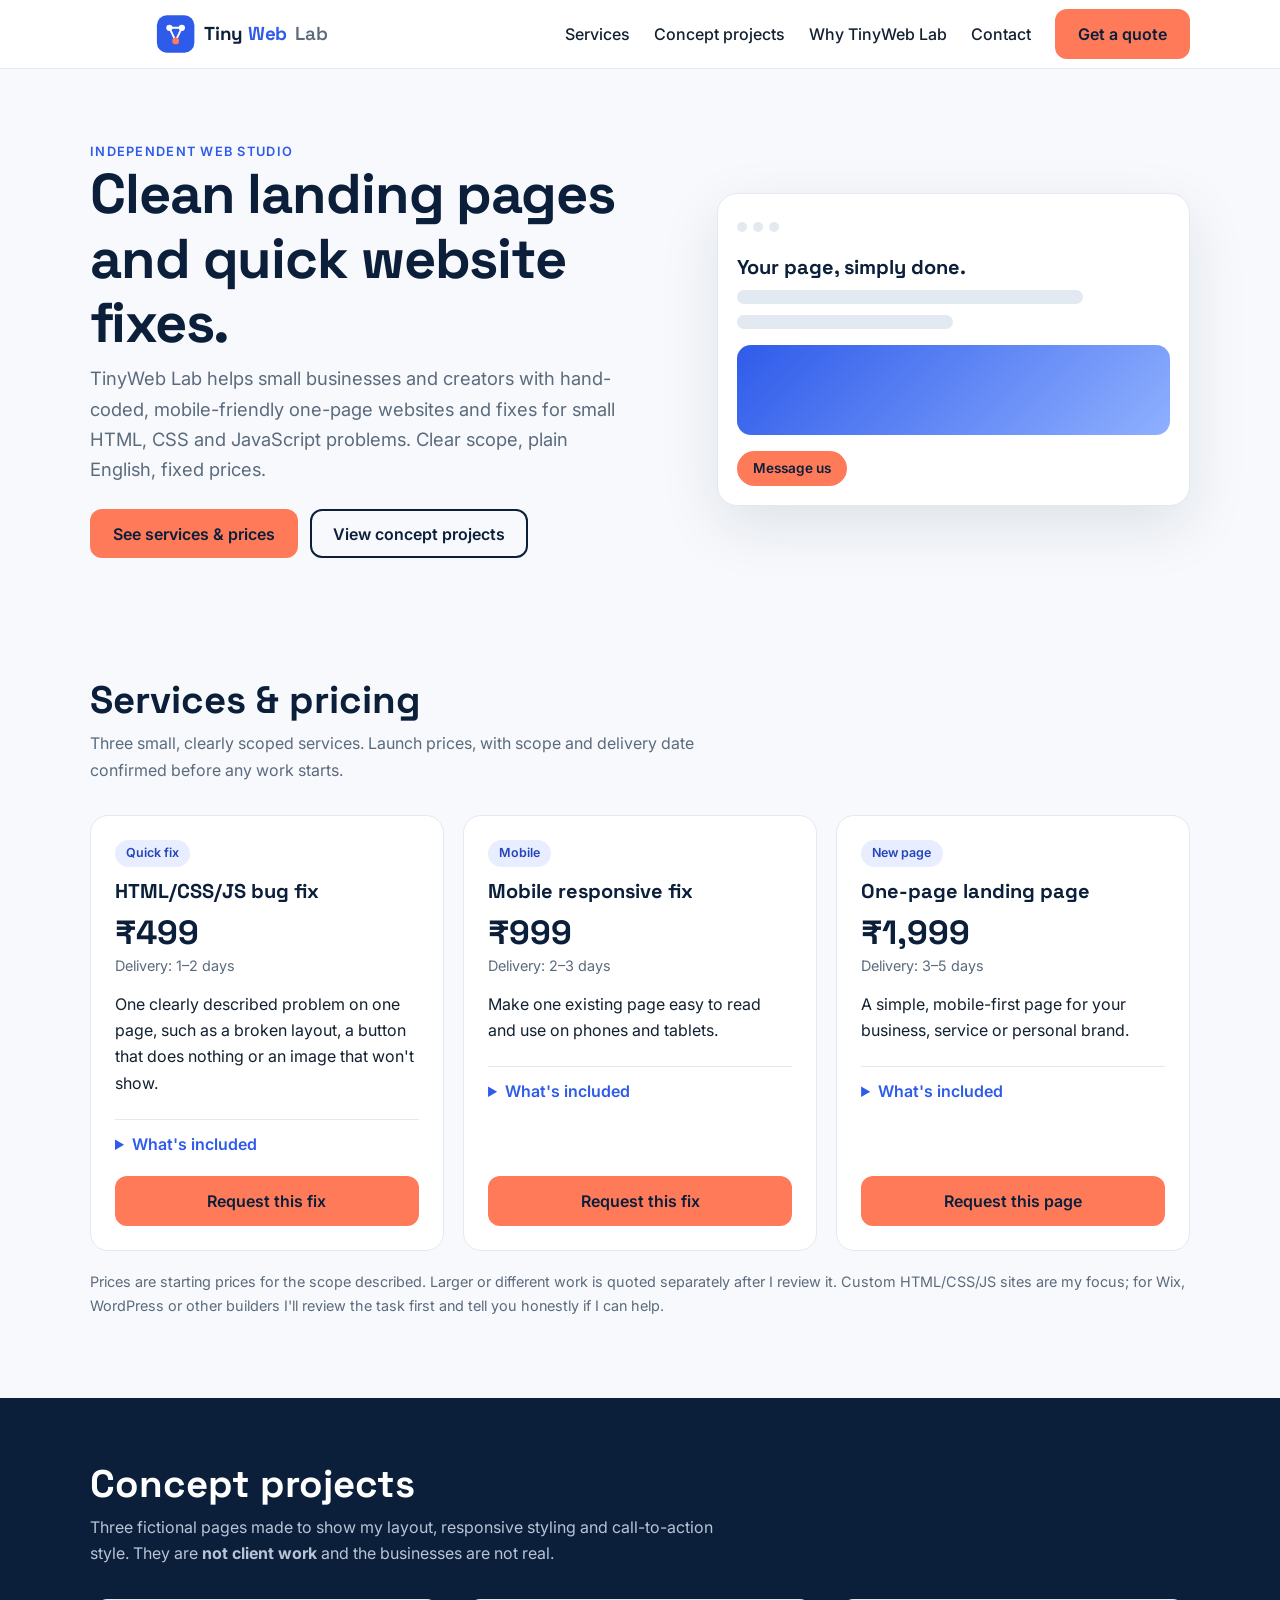
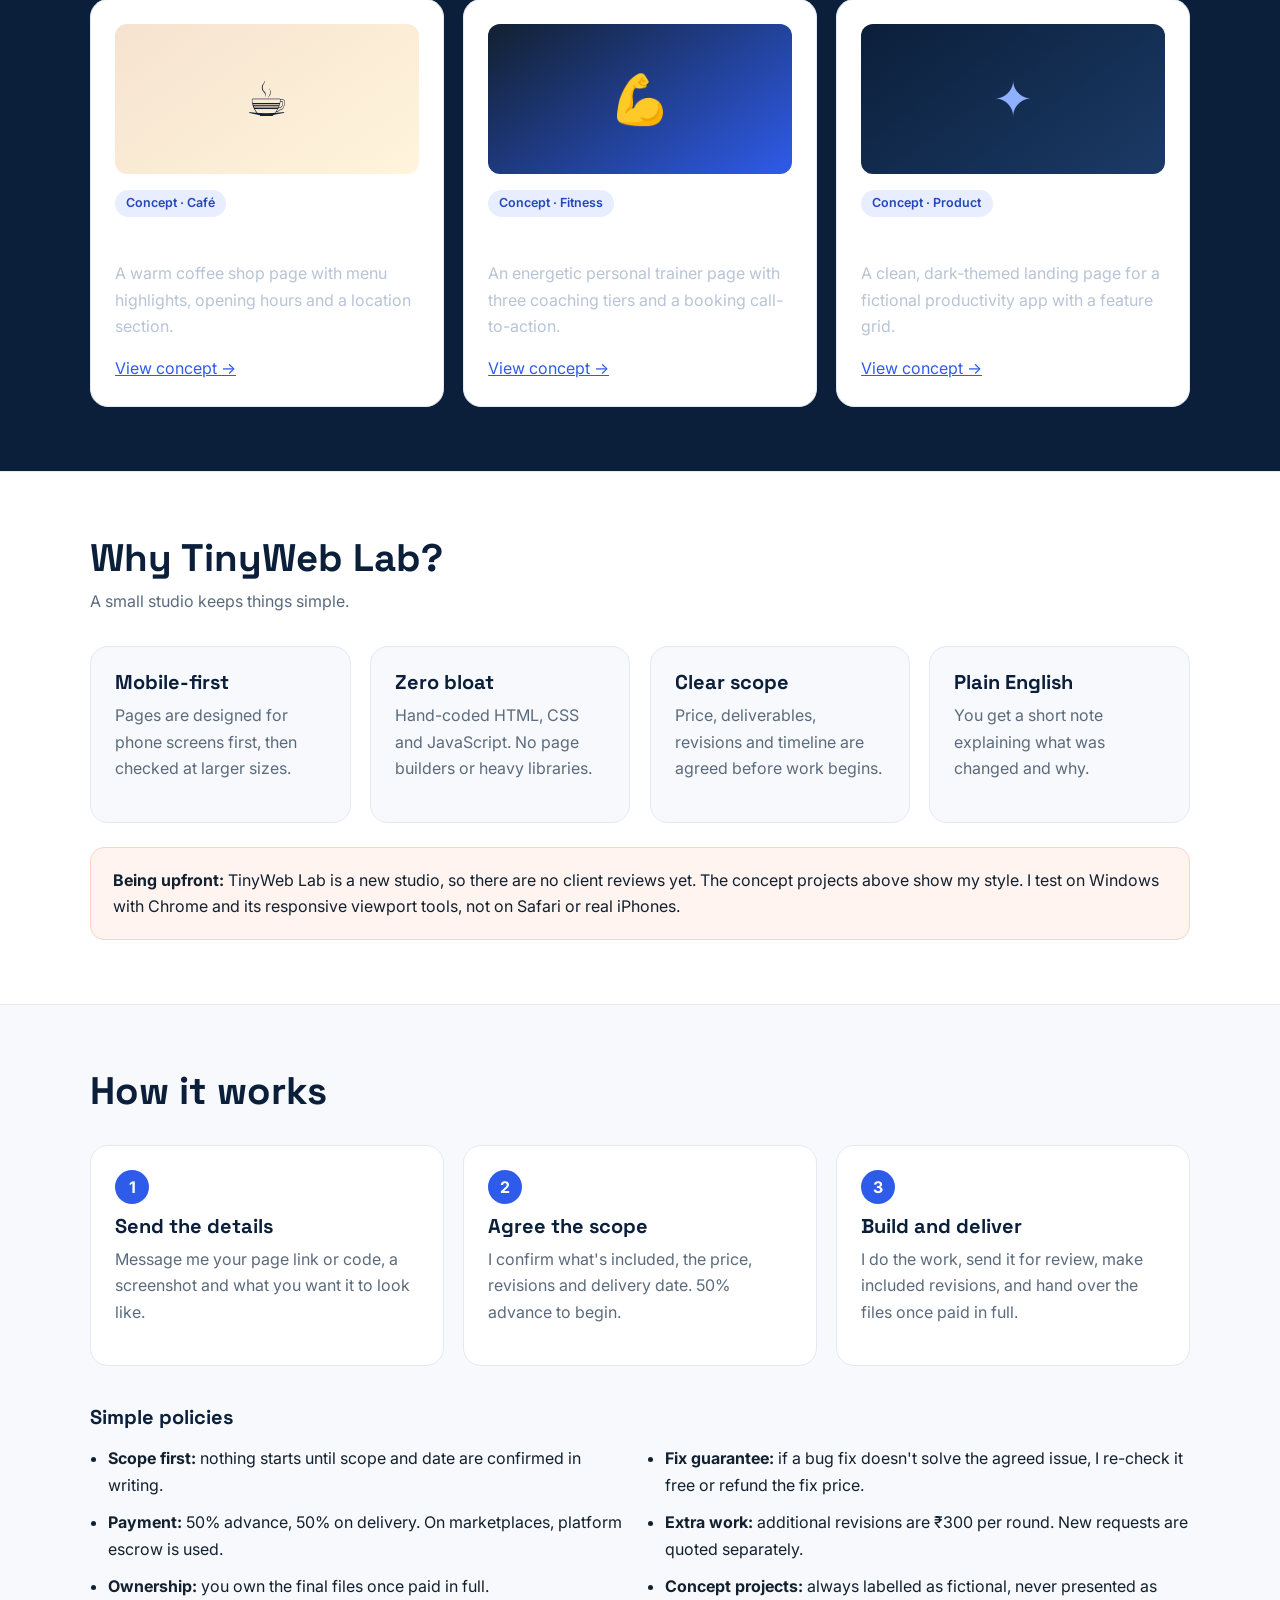
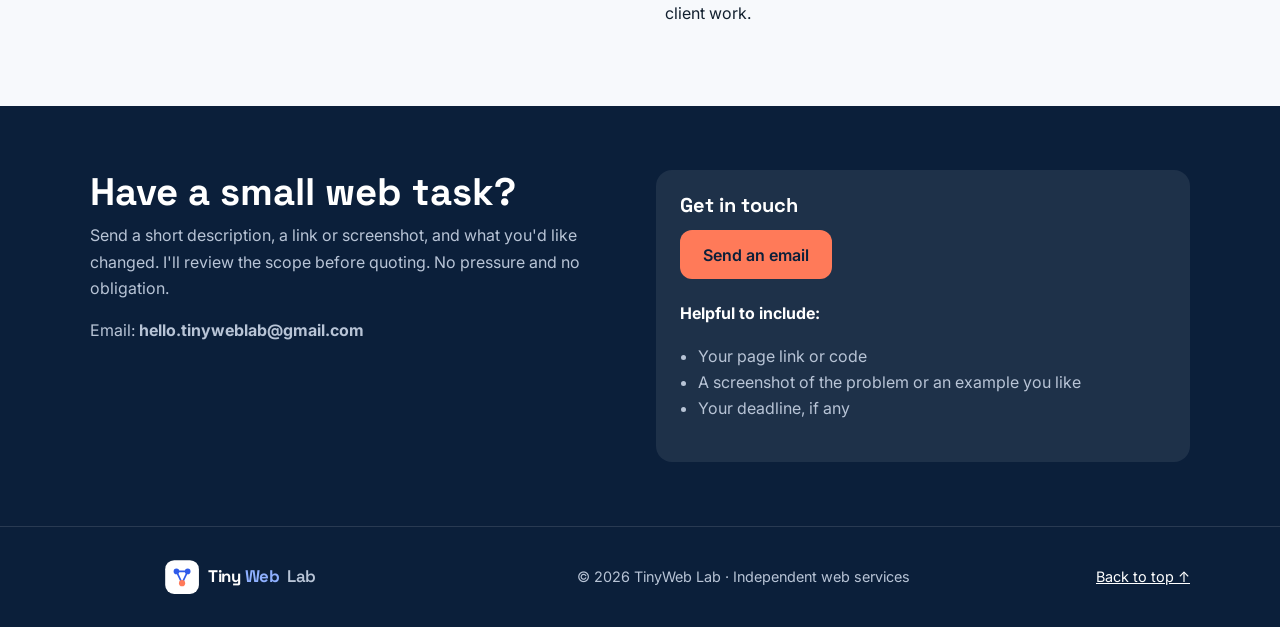
<file: index.html>
<!doctype html>
<html lang="en">
  <head>
    <meta charset="utf-8" />
    <meta name="viewport" content="width=device-width,initial-scale=1" />
    <title>TinyWeb Lab | Landing pages & quick website fixes</title>
    <meta
      name="description"
      content="TinyWeb Lab builds clean one-page websites and fixes small HTML, CSS and JavaScript problems for small businesses and creators."
    />
    <link rel="icon" href="assets/favicon.svg" type="image/svg+xml" />
    <link rel="preconnect" href="https://fonts.googleapis.com" />
    <link rel="preconnect" href="https://fonts.gstatic.com" crossorigin />
    <link
      href="https://fonts.googleapis.com/css2?family=Inter:wght@400;500;600&family=Space+Grotesk:wght@600;700&display=swap"
      rel="stylesheet"
    />
    <style>
      :root {
        --primary: #2f5bea;
        --secondary: #0b1f3a;
        --accent: #ff7a59;
        --bg: #f7f9fc;
        --surface: #fff;
        --text: #12202f;
        --muted: #5b6b7d;
        --border: #e3e9f1;
      }
      * {
        box-sizing: border-box;
      }
      html {
        scroll-behavior: smooth;
        scroll-padding-top: 76px;
      }
      body {
        margin: 0;
        font:
          400 1rem/1.65 Inter,
          system-ui,
          sans-serif;
        color: var(--text);
        background: var(--bg);
      }
      h1,
      h2,
      h3 {
        font-family: "Space Grotesk", Inter, sans-serif;
        line-height: 1.15;
        margin: 0 0 0.5rem;
        color: var(--secondary);
      }
      h1 {
        font-size: clamp(2.2rem, 5vw, 3.5rem);
        letter-spacing: -0.02em;
      }
      h2 {
        font-size: clamp(1.7rem, 3vw, 2.4rem);
      }
      h3 {
        font-size: 1.25rem;
      }
      p {
        margin: 0 0 1rem;
      }
      a {
        color: var(--primary);
      }
      .wrap {
        width: min(1100px, 92%);
        margin: auto;
      }
      .muted {
        color: var(--muted);
      }
      :focus-visible {
        outline: 3px solid var(--accent);
        outline-offset: 2px;
      }
      .btn {
        display: inline-block;
        padding: 0.8rem 1.3rem;
        border-radius: 12px;
        font-weight: 600;
        text-decoration: none;
        border: 2px solid transparent;
        cursor: pointer;
        font:
          600 1rem Inter,
          sans-serif;
      }
      .btn-p {
        background: var(--primary);
        color: #fff;
      }
      .btn-a {
        background: var(--accent);
        color: var(--secondary);
      }
      .btn-o {
        border-color: var(--secondary);
        color: var(--secondary);
        background: transparent;
      }
      .btn:hover {
        filter: brightness(0.94);
      }
      header {
        position: sticky;
        top: 0;
        z-index: 20;
        background: rgba(255, 255, 255, 0.95);
        backdrop-filter: blur(8px);
        border-bottom: 1px solid var(--border);
      }
      .nav {
        display: flex;
        align-items: center;
        justify-content: space-between;
        height: 68px;
      }
      .nav svg {
        height: 40px;
        width: auto;
        display: block;
      }
      .menu {
        display: flex;
        gap: 1.5rem;
        align-items: center;
      }
      .menu a:not(.btn) {
        color: var(--text);
        text-decoration: none;
        font-weight: 500;
      }
      .menu a:not(.btn):hover {
        color: var(--primary);
      }
      .burger {
        display: none;
        background: none;
        border: 2px solid var(--border);
        border-radius: 10px;
        padding: 0.45rem 0.7rem;
        font-size: 1.2rem;
        cursor: pointer;
        color: var(--secondary);
      }
      .hero {
        display: grid;
        grid-template-columns: 1.1fr 0.9fr;
        gap: 3rem;
        align-items: center;
        padding: 4.5rem 0 3.5rem;
      }
      .eyebrow {
        color: var(--primary);
        font-weight: 600;
        text-transform: uppercase;
        letter-spacing: 0.1em;
        font-size: 0.8rem;
      }
      .hero p.lead {
        font-size: 1.15rem;
        color: var(--muted);
        max-width: 540px;
      }
      .cta-row {
        display: flex;
        gap: 0.8rem;
        flex-wrap: wrap;
        margin-top: 1.5rem;
      }
      .mock {
        background: #fff;
        border: 1px solid var(--border);
        border-radius: 20px;
        padding: 1.2rem;
        box-shadow: 0 20px 60px rgba(11, 31, 58, 0.1);
      }
      .mock i {
        display: inline-block;
        width: 10px;
        height: 10px;
        border-radius: 50%;
        background: var(--border);
        margin-right: 6px;
      }
      .mock b {
        display: block;
        height: 14px;
        border-radius: 8px;
        background: var(--border);
        margin: 0.7rem 0;
        width: 80%;
      }
      .mock b.s {
        width: 50%;
      }
      .mock .tile {
        height: 90px;
        border-radius: 14px;
        background: linear-gradient(135deg, var(--primary), #8fb0ff);
        margin-top: 1rem;
      }
      .mock .pill {
        display: inline-block;
        margin-top: 1rem;
        background: var(--accent);
        color: var(--secondary);
        font-weight: 600;
        padding: 0.4rem 1rem;
        border-radius: 99px;
        font-size: 0.85rem;
      }
      section {
        padding: 4rem 0;
      }
      .head {
        max-width: 640px;
        margin-bottom: 2rem;
      }
      .grid {
        display: grid;
        grid-template-columns: repeat(3, 1fr);
        gap: 1.2rem;
      }
      .grid.four {
        grid-template-columns: repeat(4, 1fr);
      }
      .card {
        background: var(--surface);
        border: 1px solid var(--border);
        border-radius: 18px;
        padding: 1.5rem;
        display: flex;
        flex-direction: column;
        transition:
          transform 0.2s,
          box-shadow 0.2s;
      }
      .card:hover {
        transform: translateY(-3px);
        box-shadow: 0 14px 36px rgba(11, 31, 58, 0.09);
      }
      .tag {
        align-self: flex-start;
        background: #e8eeff;
        color: #2446b8;
        border-radius: 99px;
        padding: 0.2rem 0.7rem;
        font-size: 0.78rem;
        font-weight: 600;
        margin-bottom: 0.8rem;
      }
      .price {
        font:
          700 2.1rem "Space Grotesk",
          sans-serif;
        color: var(--secondary);
      }
      .meta {
        font-size: 0.9rem;
        color: var(--muted);
        margin-bottom: 0.8rem;
      }
      details {
        margin: 0.4rem 0 1.2rem;
        border-top: 1px solid var(--border);
        padding-top: 0.7rem;
      }
      summary {
        cursor: pointer;
        font-weight: 600;
        color: var(--primary);
      }
      details ul {
        padding-left: 1.1rem;
        margin: 0.7rem 0 0;
        font-size: 0.94rem;
      }
      details li {
        margin-bottom: 0.4rem;
      }
      .card .btn {
        margin-top: auto;
        text-align: center;
      }
      .note {
        font-size: 0.9rem;
        color: var(--muted);
        margin-top: 1.2rem;
      }
      .band {
        background: var(--secondary);
        color: #fff;
      }
      .band h2,
      .band h3 {
        color: #fff;
      }
      .band p {
        color: #b8c4d6;
      }
      .preview {
        height: 150px;
        border-radius: 12px;
        display: grid;
        place-items: center;
        font-size: 3rem;
        margin-bottom: 1rem;
      }
      .why {
        background: #fff;
        border-top: 1px solid var(--border);
        border-bottom: 1px solid var(--border);
      }
      .why .card {
        background: var(--bg);
      }
      .upfront {
        margin-top: 1.5rem;
        background: #fff4ef;
        border: 1px solid #ffd2c4;
        border-radius: 14px;
        padding: 1.2rem 1.4rem;
      }
      .upfront p {
        margin: 0;
      }
      .steps {
        counter-reset: s;
        list-style: none;
        padding: 0;
        display: grid;
        grid-template-columns: repeat(3, 1fr);
        gap: 1.2rem;
      }
      .steps li {
        counter-increment: s;
        background: var(--surface);
        border: 1px solid var(--border);
        border-radius: 18px;
        padding: 1.5rem;
      }
      .steps li:before {
        content: counter(s);
        display: grid;
        place-items: center;
        width: 34px;
        height: 34px;
        border-radius: 50%;
        background: var(--primary);
        color: #fff;
        font-weight: 700;
        margin-bottom: 0.7rem;
      }
      .pol {
        columns: 2;
        gap: 2rem;
        padding-left: 1.1rem;
      }
      .pol li {
        margin-bottom: 0.7rem;
        break-inside: avoid;
      }
      .contact {
        display: grid;
        grid-template-columns: 1fr 1fr;
        gap: 2rem;
        align-items: start;
      }
      .cbox {
        background: rgba(255, 255, 255, 0.08);
        border-radius: 16px;
        padding: 1.5rem;
      }
      .cbox ul {
        padding-left: 1.1rem;
        color: #b8c4d6;
      }
      .cbox .btn {
        margin: 0.3rem 0.5rem 0.3rem 0;
      }
      .band .btn-o {
        border-color: #fff;
        color: #fff;
      }
      footer {
        background: var(--secondary);
        color: #b8c4d6;
        padding: 2rem 0;
        font-size: 0.9rem;
        border-top: 1px solid rgba(255, 255, 255, 0.12);
      }
      .foot {
        display: flex;
        justify-content: space-between;
        align-items: center;
        gap: 1rem;
        flex-wrap: wrap;
        --lm-bg: #fff;
        --lm-line: #2f5bea;
        --lm-1: #fff;
        --lm-2: #8fb0ff;
        --lm-3: #b8c4d6;
      }
      .foot svg {
        height: 36px;
        width: auto;
      }
      .foot a {
        color: #fff;
      }
      [hidden] {
        display: none !important;
      }
      @media (max-width: 860px) {
        .grid,
        .grid.four,
        .steps {
          grid-template-columns: 1fr 1fr;
        }
        .hero,
        .contact {
          grid-template-columns: 1fr;
        }
        .pol {
          columns: 1;
        }
      }
      @media (max-width: 640px) {
        .burger {
          display: block;
        }
        .menu {
          display: none;
          position: absolute;
          top: 68px;
          left: 0;
          right: 0;
          background: #fff;
          border-bottom: 1px solid var(--border);
          flex-direction: column;
          align-items: stretch;
          padding: 1rem 4%;
          gap: 1rem;
        }
        .menu.open {
          display: flex;
        }
        .menu .btn {
          text-align: center;
        }
        .grid,
        .grid.four,
        .steps {
          grid-template-columns: 1fr;
        }
        .hero {
          padding-top: 2.5rem;
        }
      }
      @media (prefers-reduced-motion: reduce) {
        * {
          transition: none !important;
          scroll-behavior: auto !important;
        }
      }
    </style>
  </head>
  <body>
    <svg width="0" height="0" style="position: absolute" aria-hidden="true">
      <symbol id="logo" viewBox="0 0 270 64">
        <rect
          x="2"
          y="2"
          width="60"
          height="60"
          rx="16"
          style="fill: var(--lm-bg, #2f5bea)"
        />
        <g
          style="stroke: var(--lm-line, #fff)"
          stroke-width="3"
          stroke-linecap="round"
          fill="none"
        >
          <line x1="22" y1="22" x2="42" y2="22" />
          <line x1="22" y1="22" x2="32" y2="43" />
          <line x1="42" y1="22" x2="32" y2="43" />
        </g>
        <circle cx="22" cy="22" r="5" style="fill: var(--lm-line, #fff)" />
        <circle cx="42" cy="22" r="5" style="fill: var(--lm-line, #fff)" />
        <circle cx="32" cy="43" r="5.5" fill="#FF7A59" />
        <text
          x="78"
          y="41"
          font-family="'Space Grotesk',Inter,Arial,sans-serif"
          font-size="30"
          font-weight="700"
          letter-spacing="-0.5"
          style="fill: var(--lm-1, #0b1f3a)"
        >
          Tiny
          <tspan style="fill: var(--lm-2, #2f5bea)">Web</tspan>
          <tspan font-weight="600" dx="6" style="fill: var(--lm-3, #5b6b7d)">
            Lab
          </tspan>
        </text>
      </symbol>
    </svg>
    <header>
      <div class="wrap nav">
        <a href="#top" aria-label="TinyWeb Lab home"
          ><svg role="img" aria-label="TinyWeb Lab">
            <title>TinyWeb Lab</title>
            <use href="#logo" /></svg
        ></a>
        <button
          class="burger"
          id="burger"
          aria-label="Toggle menu"
          aria-expanded="false"
          aria-controls="menu"
        >
          &#9776;
        </button>
        <nav class="menu" id="menu" aria-label="Main">
          <a href="#services">Services</a><a href="#work">Concept projects</a
          ><a href="#why">Why TinyWeb Lab</a><a href="#contact">Contact</a>
          <a class="btn btn-a" href="#contact" data-service="General enquiry"
            >Get a quote</a
          >
        </nav>
      </div>
    </header>
    <main id="top">
      <div class="wrap hero">
        <div>
          <div class="eyebrow">Independent web studio</div>
          <h1>Clean landing pages and quick website fixes.</h1>
          <p class="lead">
            TinyWeb Lab helps small businesses and creators with hand-coded,
            mobile-friendly one-page websites and fixes for small HTML, CSS and
            JavaScript problems. Clear scope, plain English, fixed prices.
          </p>
          <div class="cta-row">
            <a class="btn btn-a" href="#services">See services &amp; prices</a
            ><a class="btn btn-o" href="#work">View concept projects</a>
          </div>
        </div>
        <div class="mock" aria-hidden="true">
          <i></i><i></i><i></i>
          <h3 style="margin-top: 1rem">Your page, simply done.</h3>
          <b></b><b class="s"></b>
          <div class="tile"></div>
          <span class="pill">Message us</span>
        </div>
      </div>

      <section id="services">
        <div class="wrap">
          <div class="head">
            <h2>Services &amp; pricing</h2>
            <p class="muted">
              Three small, clearly scoped services. Launch prices, with scope
              and delivery date confirmed before any work starts.
            </p>
          </div>
          <div class="grid">
            <article class="card">
              <span class="tag">Quick fix</span>
              <h3>HTML/CSS/JS bug fix</h3>
              <div class="price">₹499</div>
              <p class="meta">Delivery: 1&ndash;2 days</p>
              <p>
                One clearly described problem on one page, such as a broken
                layout, a button that does nothing or an image that won't show.
              </p>
              <details>
                <summary>What's included</summary>
                <ul>
                  <li>Fix for up to 2 related issues on one page</li>
                  <li>
                    Checked in Chrome on desktop and at phone and tablet
                    viewport sizes
                  </li>
                  <li>Short plain-English note on what was wrong</li>
                  <li>7 days of free re-check if the same issue returns</li>
                </ul>
              </details>
              <a
                class="btn btn-a"
                href="#contact"
                data-service="Quick HTML/CSS/JS bug fix (₹499)"
                >Request this fix</a
              >
            </article>
            <article class="card">
              <span class="tag">Mobile</span>
              <h3>Mobile responsive fix</h3>
              <div class="price">₹999</div>
              <p class="meta">Delivery: 2&ndash;3 days</p>
              <p>
                Make one existing page easy to read and use on phones and
                tablets.
              </p>
              <details>
                <summary>What's included</summary>
                <ul>
                  <li>One existing HTML/CSS page</li>
                  <li>
                    Fixes for text size, spacing, images, menus and sideways
                    scrolling
                  </li>
                  <li>
                    Checked in Chrome at common phone, tablet and desktop
                    viewport sizes
                  </li>
                  <li>1 revision round</li>
                </ul>
              </details>
              <a
                class="btn btn-a"
                href="#contact"
                data-service="Mobile responsive fix (₹999)"
                >Request this fix</a
              >
            </article>
            <article class="card">
              <span class="tag">New page</span>
              <h3>One-page landing page</h3>
              <div class="price">₹1,999</div>
              <p class="meta">Delivery: 3&ndash;5 days</p>
              <p>
                A simple, mobile-first page for your business, service or
                personal brand.
              </p>
              <details>
                <summary>What's included</summary>
                <ul>
                  <li>Custom design in your colours and logo</li>
                  <li>
                    Up to 5 sections (for example hero, services, about, FAQ,
                    contact)
                  </li>
                  <li>WhatsApp enquiry button and click-to-email button</li>
                  <li>
                    Basic SEO: page title, description and heading structure
                  </li>
                  <li>Free hosting setup help (GitHub Pages or Netlify)</li>
                  <li>2 revision rounds</li>
                </ul>
                <p class="note">
                  A contact form is not included. It needs a form service or
                  backend, which can be agreed separately.
                </p>
              </details>
              <a
                class="btn btn-a"
                href="#contact"
                data-service="One-page landing page (₹1,999)"
                >Request this page</a
              >
            </article>
          </div>
          <p class="note">
            Prices are starting prices for the scope described. Larger or
            different work is quoted separately after I review it. Custom
            HTML/CSS/JS sites are my focus; for Wix, WordPress or other builders
            I'll review the task first and tell you honestly if I can help.
          </p>
        </div>
      </section>

      <section id="work" class="band">
        <div class="wrap">
          <div class="head">
            <h2>Concept projects</h2>
            <p>
              Three fictional pages made to show my layout, responsive styling
              and call-to-action style. They are
              <strong>not client work</strong> and the businesses are not real.
            </p>
          </div>
          <div class="grid">
            <article class="card" style="color: var(--text)">
              <div
                class="preview"
                style="background: linear-gradient(145deg, #f6e3cf, #fff4dc)"
              >
                &#9749;
              </div>
              <span class="tag">Concept &middot; Caf&eacute;</span>
              <h3>Daily Ritual Caf&eacute;</h3>
              <p class="muted">
                A warm coffee shop page with menu highlights, opening hours and
                a location section.
              </p>
              <a href="samples/cafe/index.html">View concept &rarr;</a>
            </article>
            <article class="card" style="color: var(--text)">
              <div
                class="preview"
                style="
                  background: linear-gradient(145deg, #12202f, #2f5bea);
                  color: #fff;
                "
              >
                &#128170;
              </div>
              <span class="tag">Concept &middot; Fitness</span>
              <h3>StrongRoots Coaching</h3>
              <p class="muted">
                An energetic personal trainer page with three coaching tiers and
                a booking call-to-action.
              </p>
              <a href="samples/fitness/index.html">View concept &rarr;</a>
            </article>
            <article class="card" style="color: var(--text)">
              <div
                class="preview"
                style="
                  background: linear-gradient(145deg, #0b1f3a, #1b3a66);
                  color: #8fb0ff;
                "
              >
                &#10022;
              </div>
              <span class="tag">Concept &middot; Product</span>
              <h3>FocusFlow</h3>
              <p class="muted">
                A clean, dark-themed landing page for a fictional productivity
                app with a feature grid.
              </p>
              <a href="samples/saas/index.html">View concept &rarr;</a>
            </article>
          </div>
        </div>
      </section>

      <section id="why" class="why">
        <div class="wrap">
          <div class="head">
            <h2>Why TinyWeb Lab?</h2>
            <p class="muted">A small studio keeps things simple.</p>
          </div>
          <div class="grid four">
            <div class="card">
              <h3>Mobile-first</h3>
              <p class="muted">
                Pages are designed for phone screens first, then checked at
                larger sizes.
              </p>
            </div>
            <div class="card">
              <h3>Zero bloat</h3>
              <p class="muted">
                Hand-coded HTML, CSS and JavaScript. No page builders or heavy
                libraries.
              </p>
            </div>
            <div class="card">
              <h3>Clear scope</h3>
              <p class="muted">
                Price, deliverables, revisions and timeline are agreed before
                work begins.
              </p>
            </div>
            <div class="card">
              <h3>Plain English</h3>
              <p class="muted">
                You get a short note explaining what was changed and why.
              </p>
            </div>
          </div>
          <div class="upfront">
            <p>
              <strong>Being upfront:</strong> TinyWeb Lab is a new studio, so
              there are no client reviews yet. The concept projects above show
              my style. I test on Windows with Chrome and its responsive
              viewport tools, not on Safari or real iPhones.
            </p>
          </div>
        </div>
      </section>

      <section>
        <div class="wrap">
          <div class="head"><h2>How it works</h2></div>
          <ol class="steps">
            <li>
              <h3>Send the details</h3>
              <p class="muted">
                Message me your page link or code, a screenshot and what you
                want it to look like.
              </p>
            </li>
            <li>
              <h3>Agree the scope</h3>
              <p class="muted">
                I confirm what's included, the price, revisions and delivery
                date. 50% advance to begin.
              </p>
            </li>
            <li>
              <h3>Build and deliver</h3>
              <p class="muted">
                I do the work, send it for review, make included revisions, and
                hand over the files once paid in full.
              </p>
            </li>
          </ol>
          <h3 style="margin-top: 2.5rem">Simple policies</h3>
          <ul class="pol">
            <li>
              <strong>Scope first:</strong> nothing starts until scope and date
              are confirmed in writing.
            </li>
            <li>
              <strong>Payment:</strong> 50% advance, 50% on delivery. On
              marketplaces, platform escrow is used.
            </li>
            <li>
              <strong>Ownership:</strong> you own the final files once paid in
              full.
            </li>
            <li>
              <strong>Fix guarantee:</strong> if a bug fix doesn't solve the
              agreed issue, I re-check it free or refund the fix price.
            </li>
            <li>
              <strong>Extra work:</strong> additional revisions are ₹300 per
              round. New requests are quoted separately.
            </li>
            <li>
              <strong>Concept projects:</strong> always labelled as fictional,
              never presented as client work.
            </li>
          </ul>
        </div>
      </section>

      <section id="contact" class="band">
        <div class="wrap contact">
          <div>
            <h2>Have a small web task?</h2>
            <p>
              Send a short description, a link or screenshot, and what you'd
              like changed. I'll review the scope before quoting. No pressure
              and no obligation.
            </p>
            <p>Email: <strong class="email-text"></strong></p>
          </div>
          <div class="cbox">
            <h3>Get in touch</h3>
            <a class="btn btn-a" href="#contact" data-service="General enquiry"
              >Send an email</a
            ><a
              class="btn btn-o"
              href="#contact"
              data-service="General enquiry"
              data-wa
              hidden
              >WhatsApp me</a
            >
            <p style="margin: 1rem 0 0.3rem">
              <strong style="color: #fff">Helpful to include:</strong>
            </p>
            <ul>
              <li>Your page link or code</li>
              <li>A screenshot of the problem or an example you like</li>
              <li>Your deadline, if any</li>
            </ul>
          </div>
        </div>
      </section>
    </main>
    <footer>
      <div class="wrap foot">
        <svg role="img" aria-label="TinyWeb Lab">
          <title>TinyWeb Lab</title>
          <use href="#logo" />
        </svg>
        <span
          >&copy; <span id="yr">2026</span> TinyWeb Lab &middot; Independent web
          services</span
        >
        <a href="#top">Back to top &uarr;</a>
      </div>
    </footer>
    <script>
      /* EDIT THESE TWO LINES: your business email, and WhatsApp number with country code and no + or spaces (e.g. "91XXXXXXXXXX"). Leave whatsapp "" to hide WhatsApp buttons. */
      var CONFIG = { email: "hello.tinyweblab@gmail.com", whatsapp: "" };
      (function () {
        var body =
          "Hi TinyWeb Lab,\n\nI'd like help with: \nMy page link: \nWhat I need: \nDeadline (if any): \n";
        document.querySelectorAll("[data-service]").forEach(function (a) {
          var s = a.getAttribute("data-service");
          a.href = a.hasAttribute("data-wa")
            ? "https://wa.me/" +
              CONFIG.whatsapp +
              "?text=" +
              encodeURIComponent("Hi TinyWeb Lab, I'd like to ask about: " + s)
            : "mailto:" +
              CONFIG.email +
              "?subject=" +
              encodeURIComponent("Enquiry: " + s) +
              "&body=" +
              encodeURIComponent(body);
          if (a.hasAttribute("data-wa")) {
            a.hidden = !CONFIG.whatsapp;
            a.target = "_blank";
            a.rel = "noopener";
          }
        });
        document.querySelectorAll(".email-text").forEach(function (e) {
          e.textContent = CONFIG.email;
        });
        document.getElementById("yr").textContent = new Date().getFullYear();
        var b = document.getElementById("burger"),
          m = document.getElementById("menu");
        function t(o) {
          m.classList.toggle("open", o);
          b.setAttribute("aria-expanded", o);
        }
        b.addEventListener("click", function () {
          t(!m.classList.contains("open"));
        });
        m.querySelectorAll("a").forEach(function (a) {
          a.addEventListener("click", function () {
            t(false);
          });
        });
      })();
    </script>
  </body>
</html>
</file>
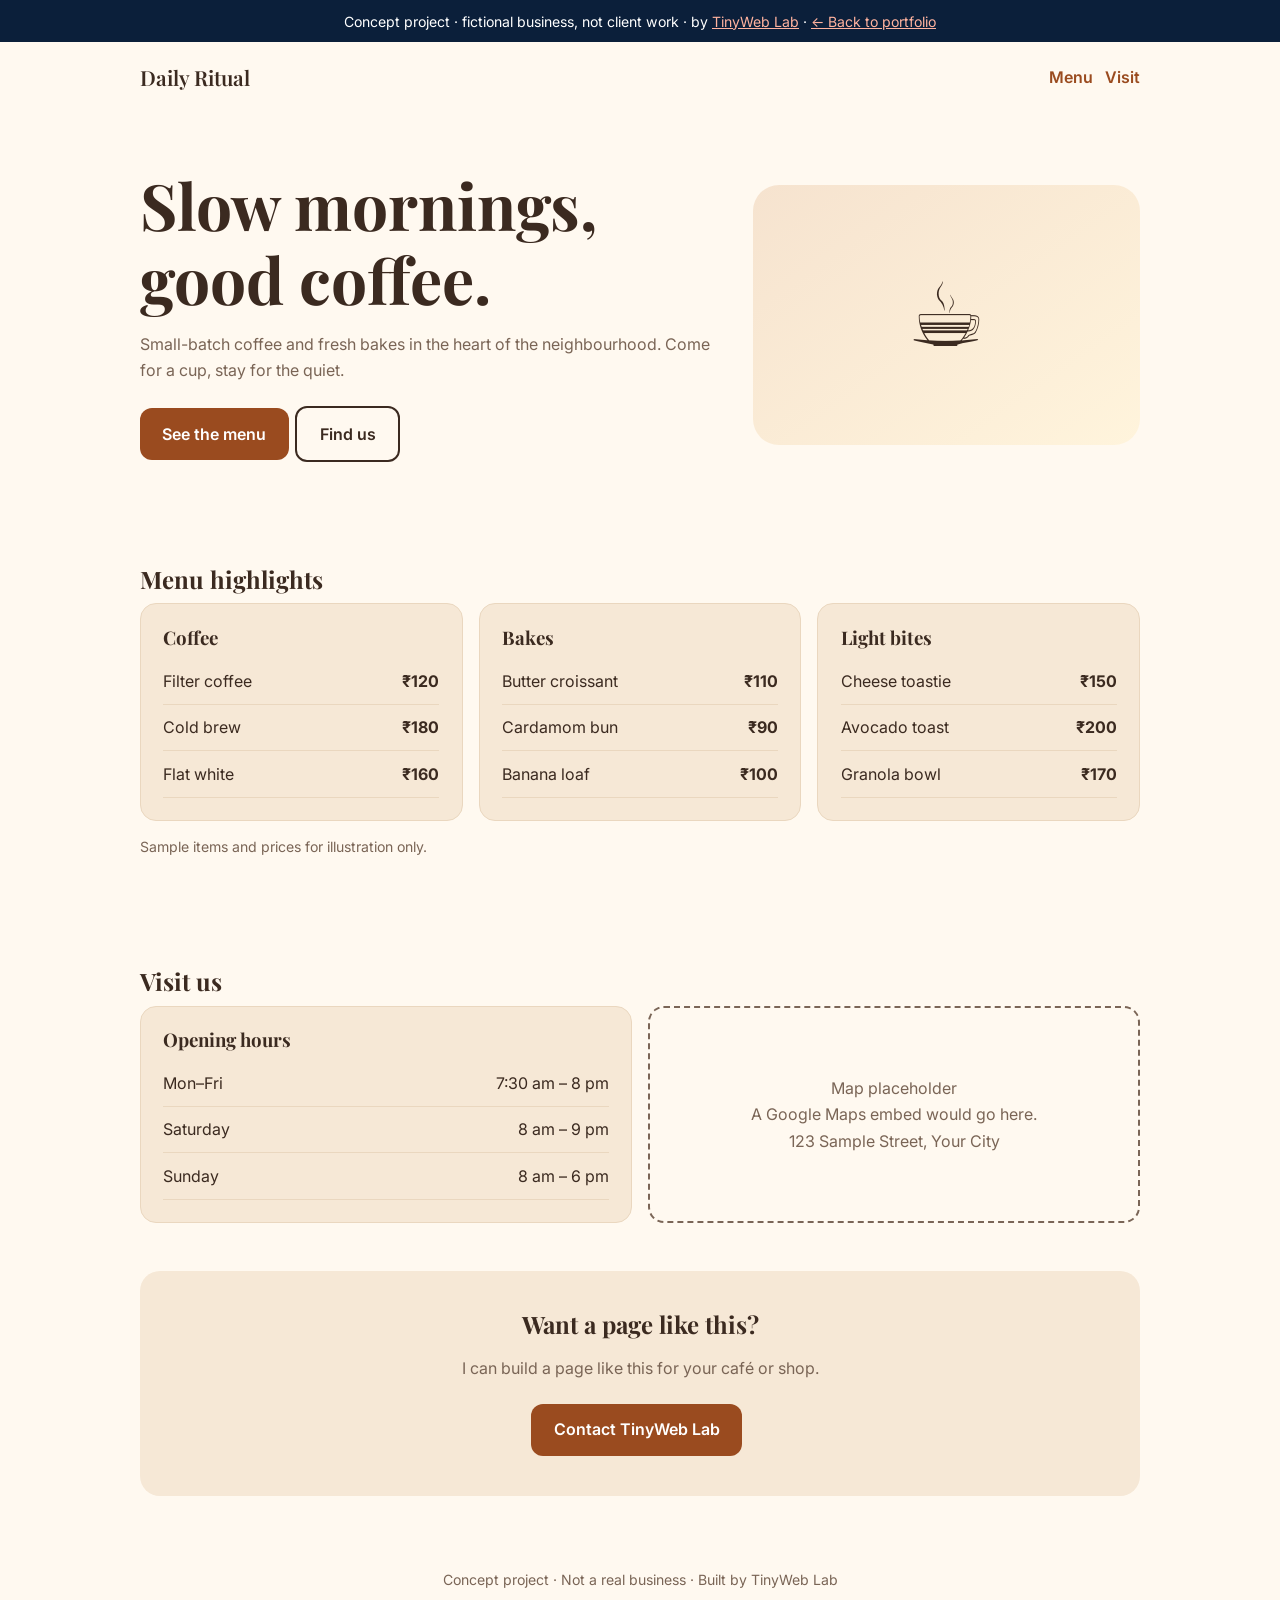
<file: samples/cafe/index.html>
<!doctype html><html lang="en"><head><meta charset="utf-8"><meta name="viewport" content="width=device-width,initial-scale=1"><title>Daily Ritual Café | Concept project by TinyWeb Lab</title><meta name="robots" content="noindex"><link rel="icon" href="../../assets/favicon.svg" type="image/svg+xml"><link href="https://fonts.googleapis.com/css2?family=Inter:wght@400;600&family=Playfair+Display:wght@700&display=swap" rel="stylesheet"><link rel="stylesheet" href="../../assets/demo.css"><style>:root{--bg:#FFF9F0;--fg:#3B2A20;--ac:#9A4B1F;--sf:#F6E8D6;--bd:#EAD7BF;--mu:#7A6556;--hf:'Playfair Display',Georgia,serif}.art{background:linear-gradient(145deg,#F6E3CF,#FFF4DC)}</style></head><body>
<div class="banner">Concept project &middot; fictional business, not client work &middot; by <a href="../../index.html">TinyWeb Lab</a> &middot; <a href="../../index.html#work">&larr; Back to portfolio</a></div>
<div class="w"><nav><span style="font-family:var(--hf);font-size:1.3rem">Daily Ritual</span><span><a href="#menu">Menu</a> &nbsp; <a href="#visit">Visit</a></span></nav>
<div class="hero"><div><h1>Slow mornings, good coffee.</h1><p class="mu">Small-batch coffee and fresh bakes in the heart of the neighbourhood. Come for a cup, stay for the quiet.</p><a class="btn" href="#menu">See the menu</a><a class="btn o" href="#visit">Find us</a></div><div class="art" role="img" aria-label="Coffee cup">&#9749;</div></div>
<section id="menu"><h2>Menu highlights</h2><div class="g"><div class="c"><h3>Coffee</h3><ul class="l"><li>Filter coffee<b>₹120</b></li><li>Cold brew<b>₹180</b></li><li>Flat white<b>₹160</b></li></ul></div><div class="c"><h3>Bakes</h3><ul class="l"><li>Butter croissant<b>₹110</b></li><li>Cardamom bun<b>₹90</b></li><li>Banana loaf<b>₹100</b></li></ul></div><div class="c"><h3>Light bites</h3><ul class="l"><li>Cheese toastie<b>₹150</b></li><li>Avocado toast<b>₹200</b></li><li>Granola bowl<b>₹170</b></li></ul></div></div><p class="mu" style="font-size:.88rem">Sample items and prices for illustration only.</p></section>
<section id="visit"><h2>Visit us</h2><div class="g" style="grid-template-columns:1fr 1fr"><div class="c"><h3>Opening hours</h3><ul class="l"><li>Mon&ndash;Fri<span>7:30 am &ndash; 8 pm</span></li><li>Saturday<span>8 am &ndash; 9 pm</span></li><li>Sunday<span>8 am &ndash; 6 pm</span></li></ul></div><div class="map">Map placeholder<br>A Google Maps embed would go here.<br>123 Sample Street, Your City</div></div></section>
<div class="end"><h2>Want a page like this?</h2><p class="mu">I can build a page like this for your caf&eacute; or shop.</p><a class="btn" href="../../index.html#contact">Contact TinyWeb Lab</a></div></div>
<footer>Concept project &middot; Not a real business &middot; Built by TinyWeb Lab</footer></body></html>
</file>
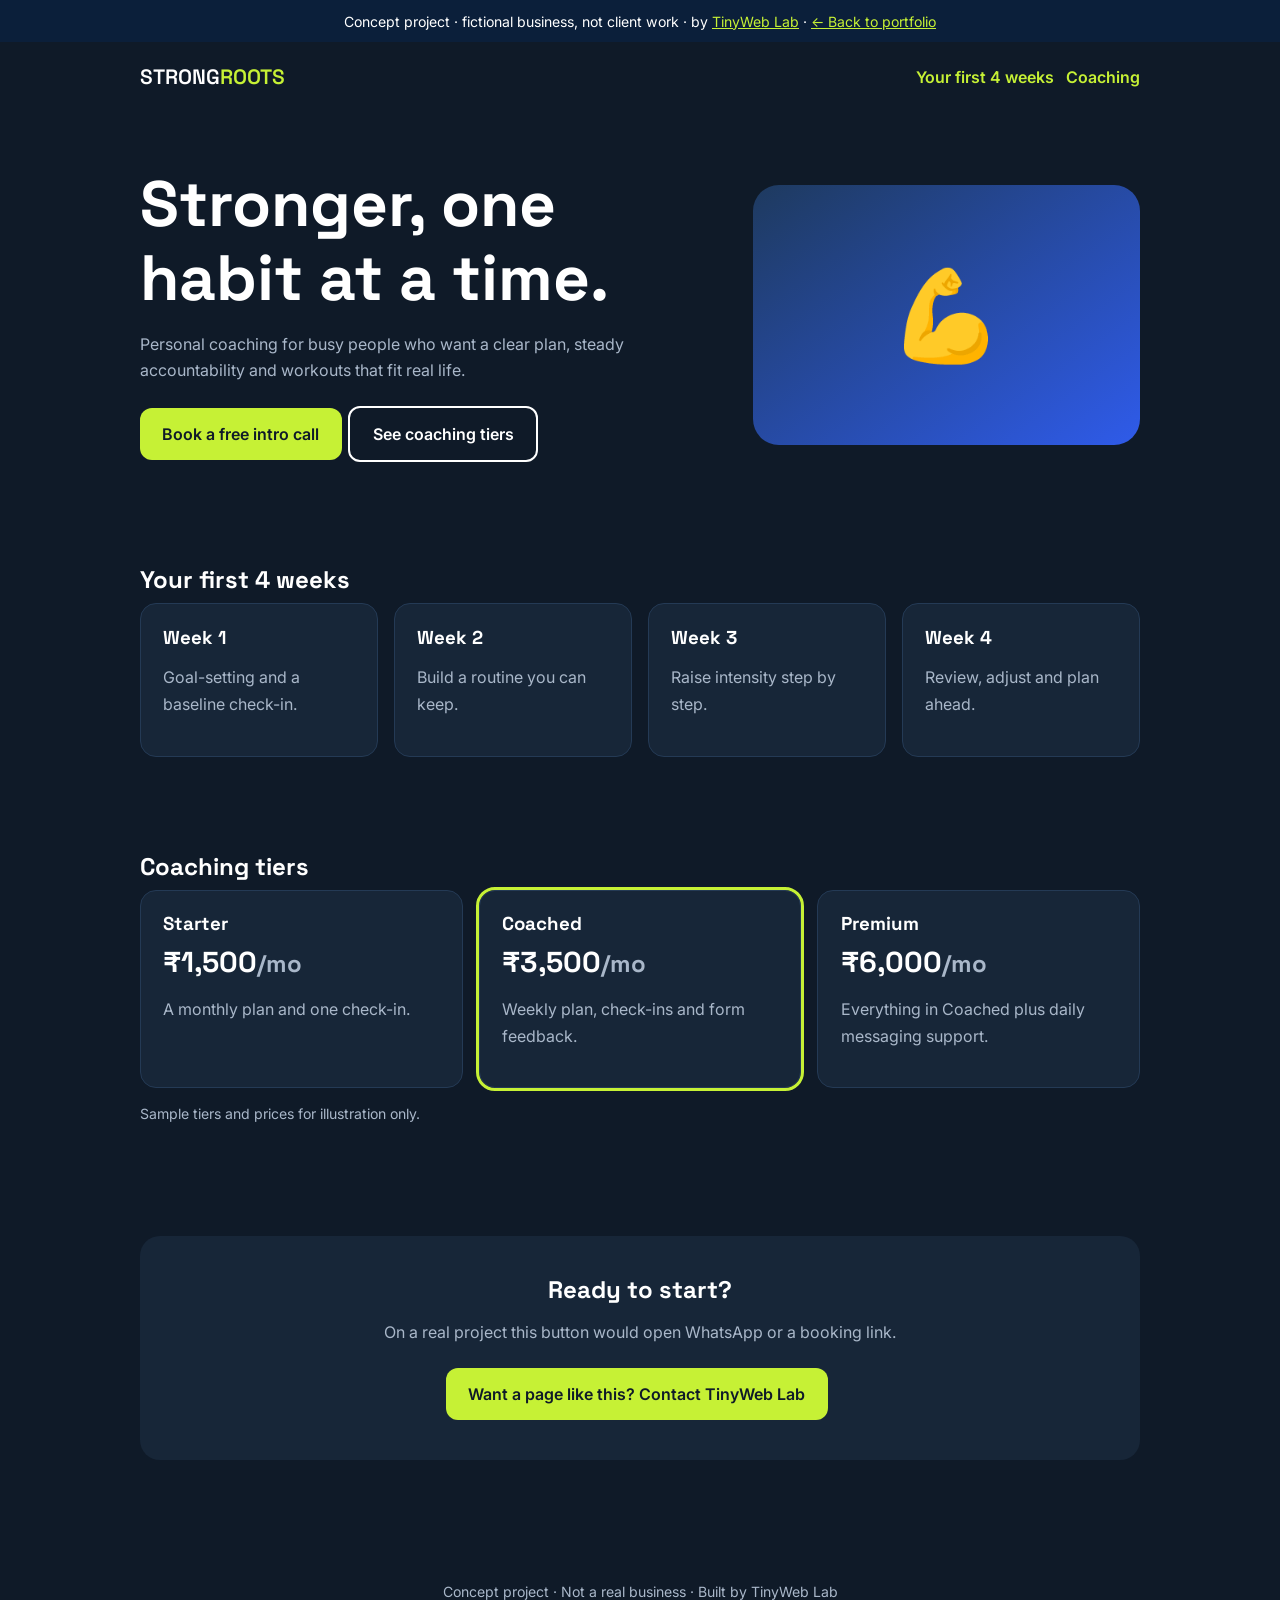
<file: samples/fitness/index.html>
<!doctype html><html lang="en"><head><meta charset="utf-8"><meta name="viewport" content="width=device-width,initial-scale=1"><title>StrongRoots Coaching | Concept project by TinyWeb Lab</title><meta name="robots" content="noindex"><link rel="icon" href="../../assets/favicon.svg" type="image/svg+xml"><link href="https://fonts.googleapis.com/css2?family=Inter:wght@400;600&family=Space+Grotesk:wght@700&display=swap" rel="stylesheet"><link rel="stylesheet" href="../../assets/demo.css"><style>:root{--bg:#0F1A28;--fg:#fff;--ac:#C6F135;--on:#0F1A28;--sf:#172638;--bd:#243A55;--mu:#A9B7C9}.btn.o{color:#fff;border-color:#fff}.art{background:linear-gradient(145deg,#1E3A5F,#2F5BEA)}.banner a{color:#C6F135}</style></head><body>
<div class="banner">Concept project &middot; fictional business, not client work &middot; by <a href="../../index.html">TinyWeb Lab</a> &middot; <a href="../../index.html#work">&larr; Back to portfolio</a></div>
<div class="w"><nav><span style="font-family:var(--hf);font-size:1.3rem">STRONG<span style="color:var(--ac)">ROOTS</span></span><span><a href="#plan">Your first 4 weeks</a> &nbsp; <a href="#tiers">Coaching</a></span></nav>
<div class="hero"><div><h1>Stronger, one habit at a time.</h1><p class="mu">Personal coaching for busy people who want a clear plan, steady accountability and workouts that fit real life.</p><a class="btn" href="#book">Book a free intro call</a><a class="btn o" href="#tiers">See coaching tiers</a></div><div class="art" role="img" aria-label="Strength">&#128170;</div></div>
<section id="plan"><h2>Your first 4 weeks</h2><div class="g f4" style="grid-template-columns:repeat(4,1fr)"><div class="c"><h3>Week 1</h3><p class="mu">Goal-setting and a baseline check-in.</p></div><div class="c"><h3>Week 2</h3><p class="mu">Build a routine you can keep.</p></div><div class="c"><h3>Week 3</h3><p class="mu">Raise intensity step by step.</p></div><div class="c"><h3>Week 4</h3><p class="mu">Review, adjust and plan ahead.</p></div></div></section>
<section id="tiers"><h2>Coaching tiers</h2><div class="g"><div class="c"><h3>Starter</h3><div class="p">₹1,500<small class="mu">/mo</small></div><p class="mu">A monthly plan and one check-in.</p></div><div class="c hl"><h3>Coached</h3><div class="p">₹3,500<small class="mu">/mo</small></div><p class="mu">Weekly plan, check-ins and form feedback.</p></div><div class="c"><h3>Premium</h3><div class="p">₹6,000<small class="mu">/mo</small></div><p class="mu">Everything in Coached plus daily messaging support.</p></div></div><p class="mu" style="font-size:.88rem">Sample tiers and prices for illustration only.</p></section>
<section id="book"><div class="end" style="background:var(--sf)"><h2>Ready to start?</h2><p class="mu">On a real project this button would open WhatsApp or a booking link.</p><a class="btn" href="../../index.html#contact">Want a page like this? Contact TinyWeb Lab</a></div></section></div>
<footer>Concept project &middot; Not a real business &middot; Built by TinyWeb Lab</footer></body></html>
</file>
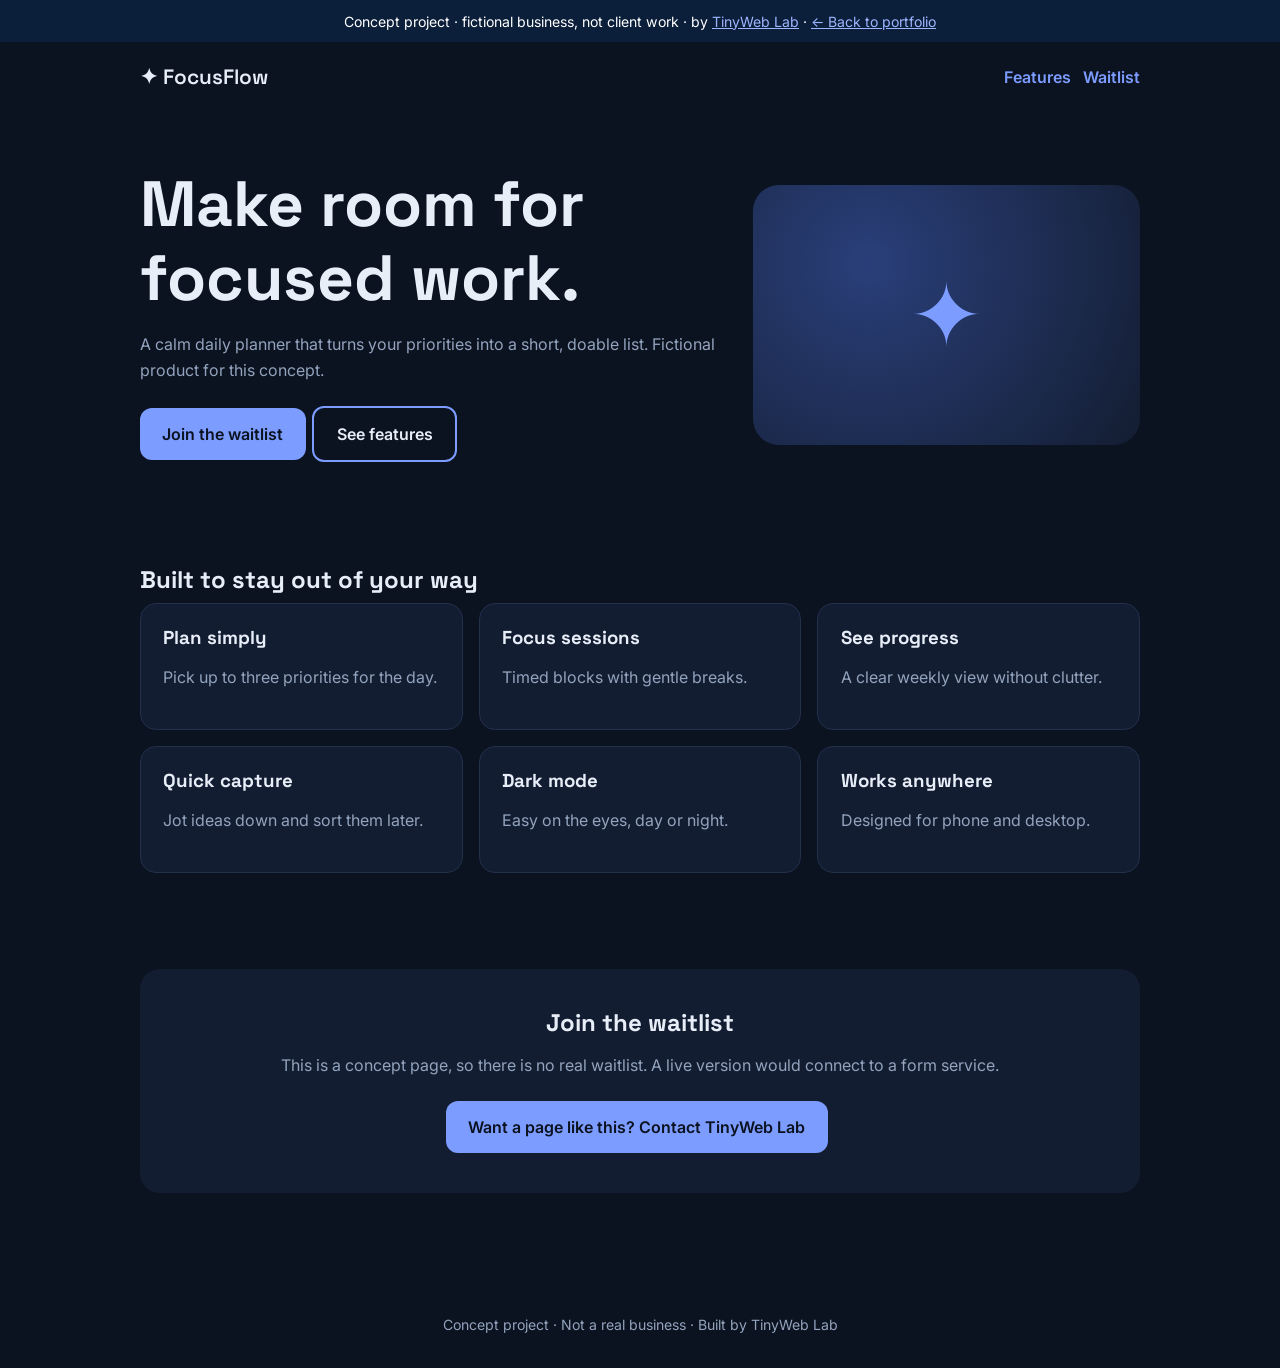
<file: samples/saas/index.html>
<!doctype html><html lang="en"><head><meta charset="utf-8"><meta name="viewport" content="width=device-width,initial-scale=1"><title>FocusFlow | Concept project by TinyWeb Lab</title><meta name="robots" content="noindex"><link rel="icon" href="../../assets/favicon.svg" type="image/svg+xml"><link href="https://fonts.googleapis.com/css2?family=Inter:wght@400;600&family=Space+Grotesk:wght@700&display=swap" rel="stylesheet"><link rel="stylesheet" href="../../assets/demo.css"><style>:root{--bg:#0B1220;--fg:#E8EEF8;--ac:#7C9CFF;--on:#0B1220;--sf:#131D31;--bd:#22304C;--mu:#93A3BD}.btn.o{color:#E8EEF8;border-color:#7C9CFF}.art{background:radial-gradient(circle at 30% 30%,#2A3F7A,#131D31);color:#7C9CFF}.banner a{color:#9DB4FF}</style></head><body>
<div class="banner">Concept project &middot; fictional business, not client work &middot; by <a href="../../index.html">TinyWeb Lab</a> &middot; <a href="../../index.html#work">&larr; Back to portfolio</a></div>
<div class="w"><nav><span style="font-family:var(--hf);font-size:1.3rem">&#10022; FocusFlow</span><span><a href="#features">Features</a> &nbsp; <a href="#join">Waitlist</a></span></nav>
<div class="hero"><div><h1>Make room for focused work.</h1><p class="mu">A calm daily planner that turns your priorities into a short, doable list. Fictional product for this concept.</p><a class="btn" href="#join">Join the waitlist</a><a class="btn o" href="#features">See features</a></div><div class="art" role="img" aria-label="Focus">&#10022;</div></div>
<section id="features"><h2>Built to stay out of your way</h2><div class="g"><div class="c"><h3>Plan simply</h3><p class="mu">Pick up to three priorities for the day.</p></div><div class="c"><h3>Focus sessions</h3><p class="mu">Timed blocks with gentle breaks.</p></div><div class="c"><h3>See progress</h3><p class="mu">A clear weekly view without clutter.</p></div><div class="c"><h3>Quick capture</h3><p class="mu">Jot ideas down and sort them later.</p></div><div class="c"><h3>Dark mode</h3><p class="mu">Easy on the eyes, day or night.</p></div><div class="c"><h3>Works anywhere</h3><p class="mu">Designed for phone and desktop.</p></div></div></section>
<section id="join"><div class="end" style="background:var(--sf)"><h2>Join the waitlist</h2><p class="mu">This is a concept page, so there is no real waitlist. A live version would connect to a form service.</p><a class="btn" href="../../index.html#contact">Want a page like this? Contact TinyWeb Lab</a></div></section></div>
<footer>Concept project &middot; Not a real business &middot; Built by TinyWeb Lab</footer></body></html>
</file>
<file: assets/demo.css>
:root{--bg:#fff;--fg:#12202F;--ac:#2F5BEA;--on:#fff;--sf:#F4F6FB;--mu:#5B6B7D;--bd:#E3E9F1;--hf:'Space Grotesk',Inter,sans-serif}
*{box-sizing:border-box}html{scroll-behavior:smooth}
body{margin:0;font:400 1rem/1.65 Inter,system-ui,sans-serif;background:var(--bg);color:var(--fg)}
h1,h2,h3{font-family:var(--hf);line-height:1.15;margin:0 0 .6rem}h1{font-size:clamp(2.3rem,6vw,4rem)}
a{color:var(--ac)}.w{width:min(1000px,92%);margin:auto}.mu{color:var(--mu)}
.banner{background:#0B1F3A;color:#fff;text-align:center;padding:.6rem 4%;font-size:.88rem}.banner a{color:#FFB39F}
nav{display:flex;justify-content:space-between;align-items:center;padding:1.1rem 0;font-weight:600}nav a{text-decoration:none}
.hero{display:grid;grid-template-columns:1.2fr .8fr;gap:2rem;align-items:center;padding:3.5rem 0}
.art{min-height:260px;border-radius:26px;display:grid;place-items:center;font-size:5.5rem;background:var(--sf)}
.btn{display:inline-block;background:var(--ac);color:var(--on);padding:.8rem 1.4rem;border-radius:12px;font-weight:600;text-decoration:none;margin:.4rem .4rem 0 0}
.btn.o{background:transparent;color:var(--fg);border:2px solid var(--fg)}
section{padding:3rem 0}.g{display:grid;grid-template-columns:repeat(3,1fr);gap:1rem}
.c{background:var(--sf);border:1px solid var(--bd);border-radius:16px;padding:1.4rem}.c.hl{outline:3px solid var(--ac)}
.p{font:700 1.8rem var(--hf)}ul.l{list-style:none;padding:0;margin:0}ul.l li{display:flex;justify-content:space-between;border-bottom:1px solid var(--bd);padding:.6rem 0}
.map{min-height:180px;border:2px dashed var(--mu);border-radius:16px;display:grid;place-items:center;color:var(--mu);text-align:center;padding:1rem}
.end{text-align:center;background:var(--sf);border-radius:20px;padding:2.5rem 1rem;margin-bottom:3rem}
footer{text-align:center;color:var(--mu);font-size:.88rem;padding:1.5rem 0 2rem}
@media(max-width:760px){.hero,.g,.g.f4{grid-template-columns:1fr!important}.art{min-height:160px}}
</file>
